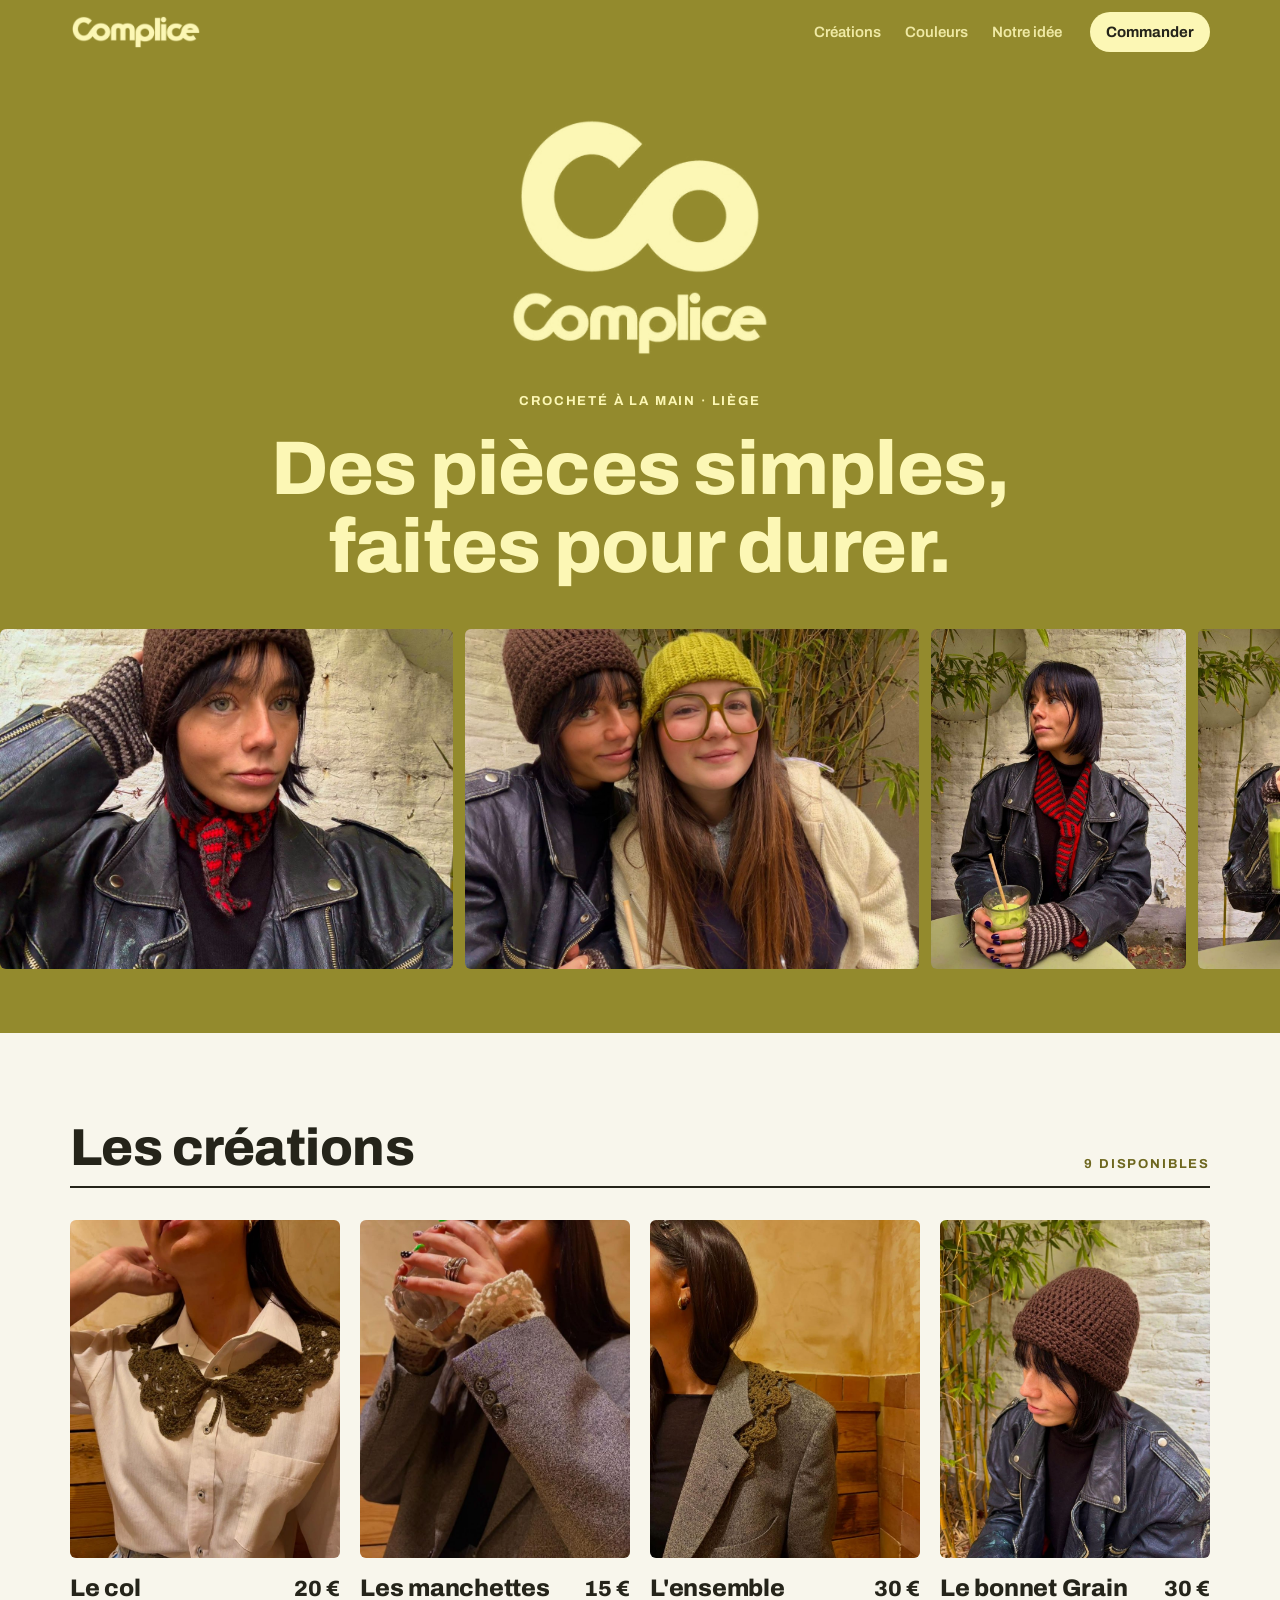
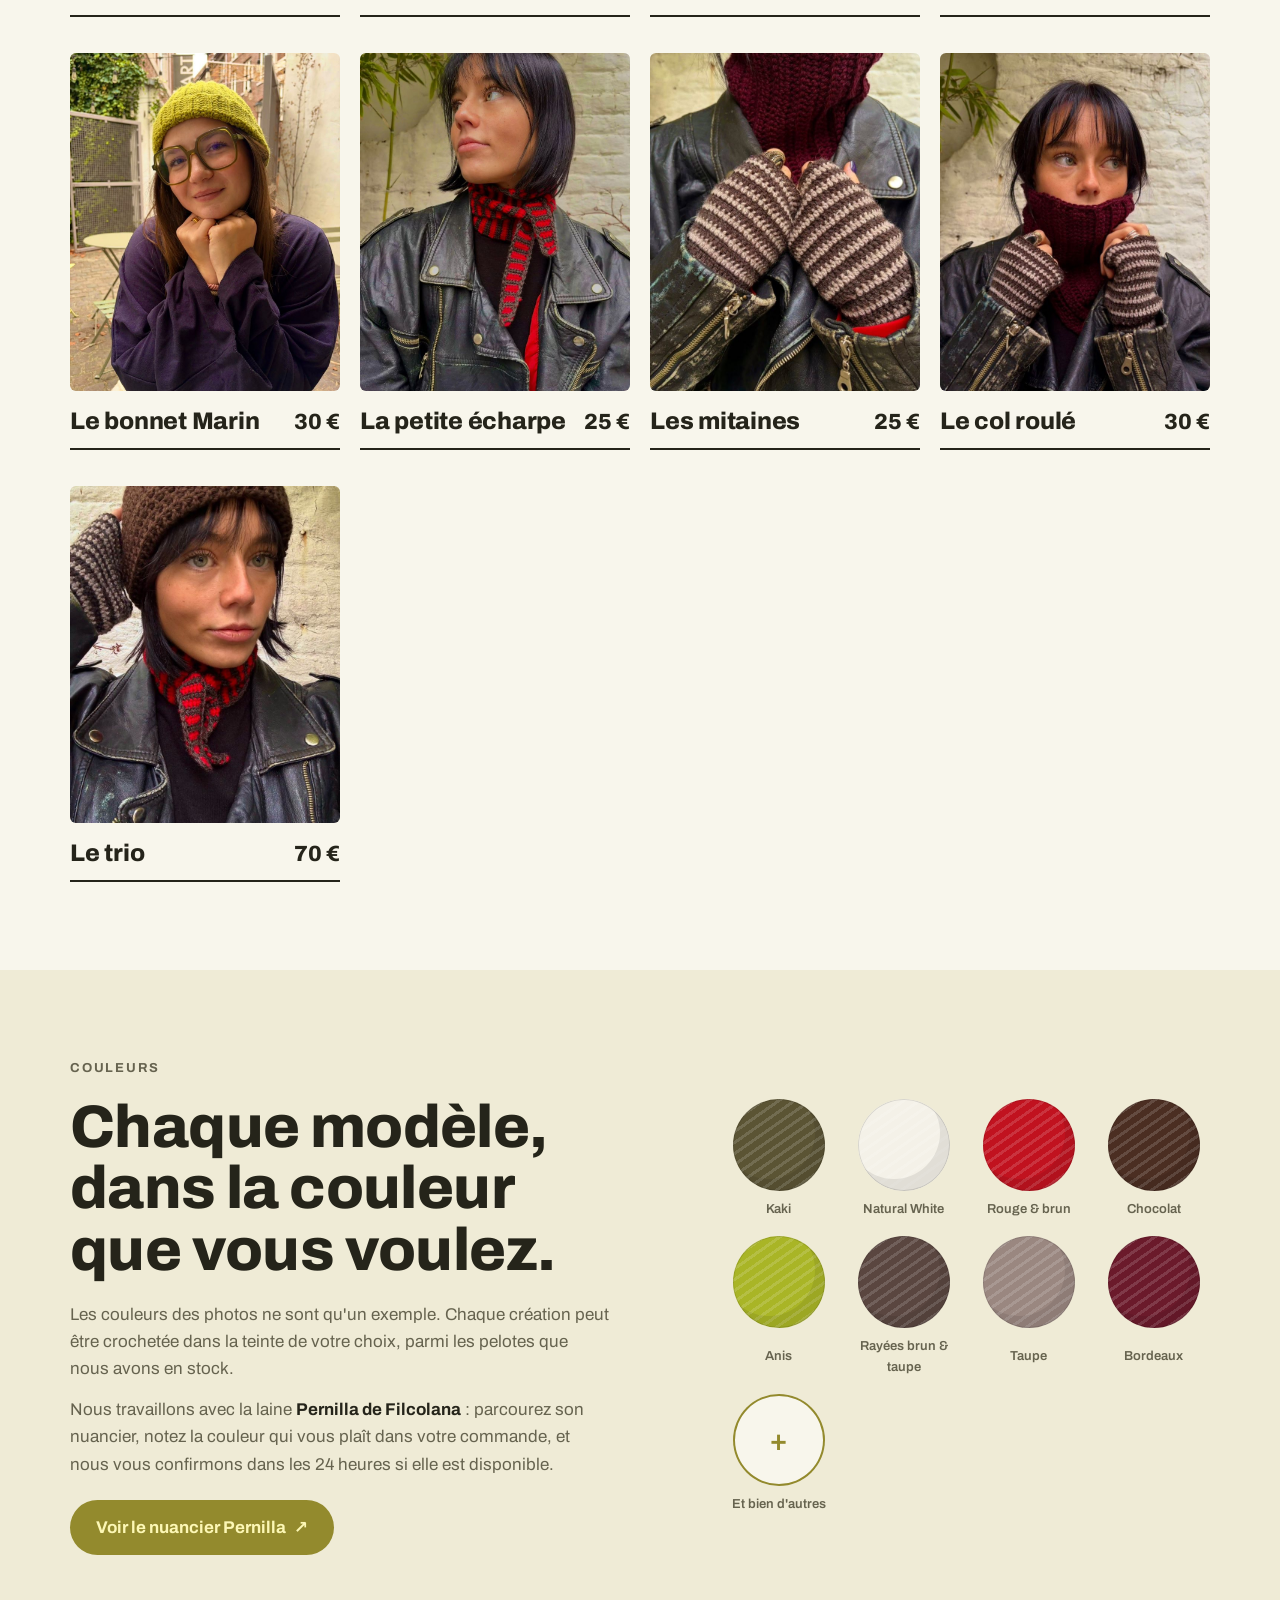
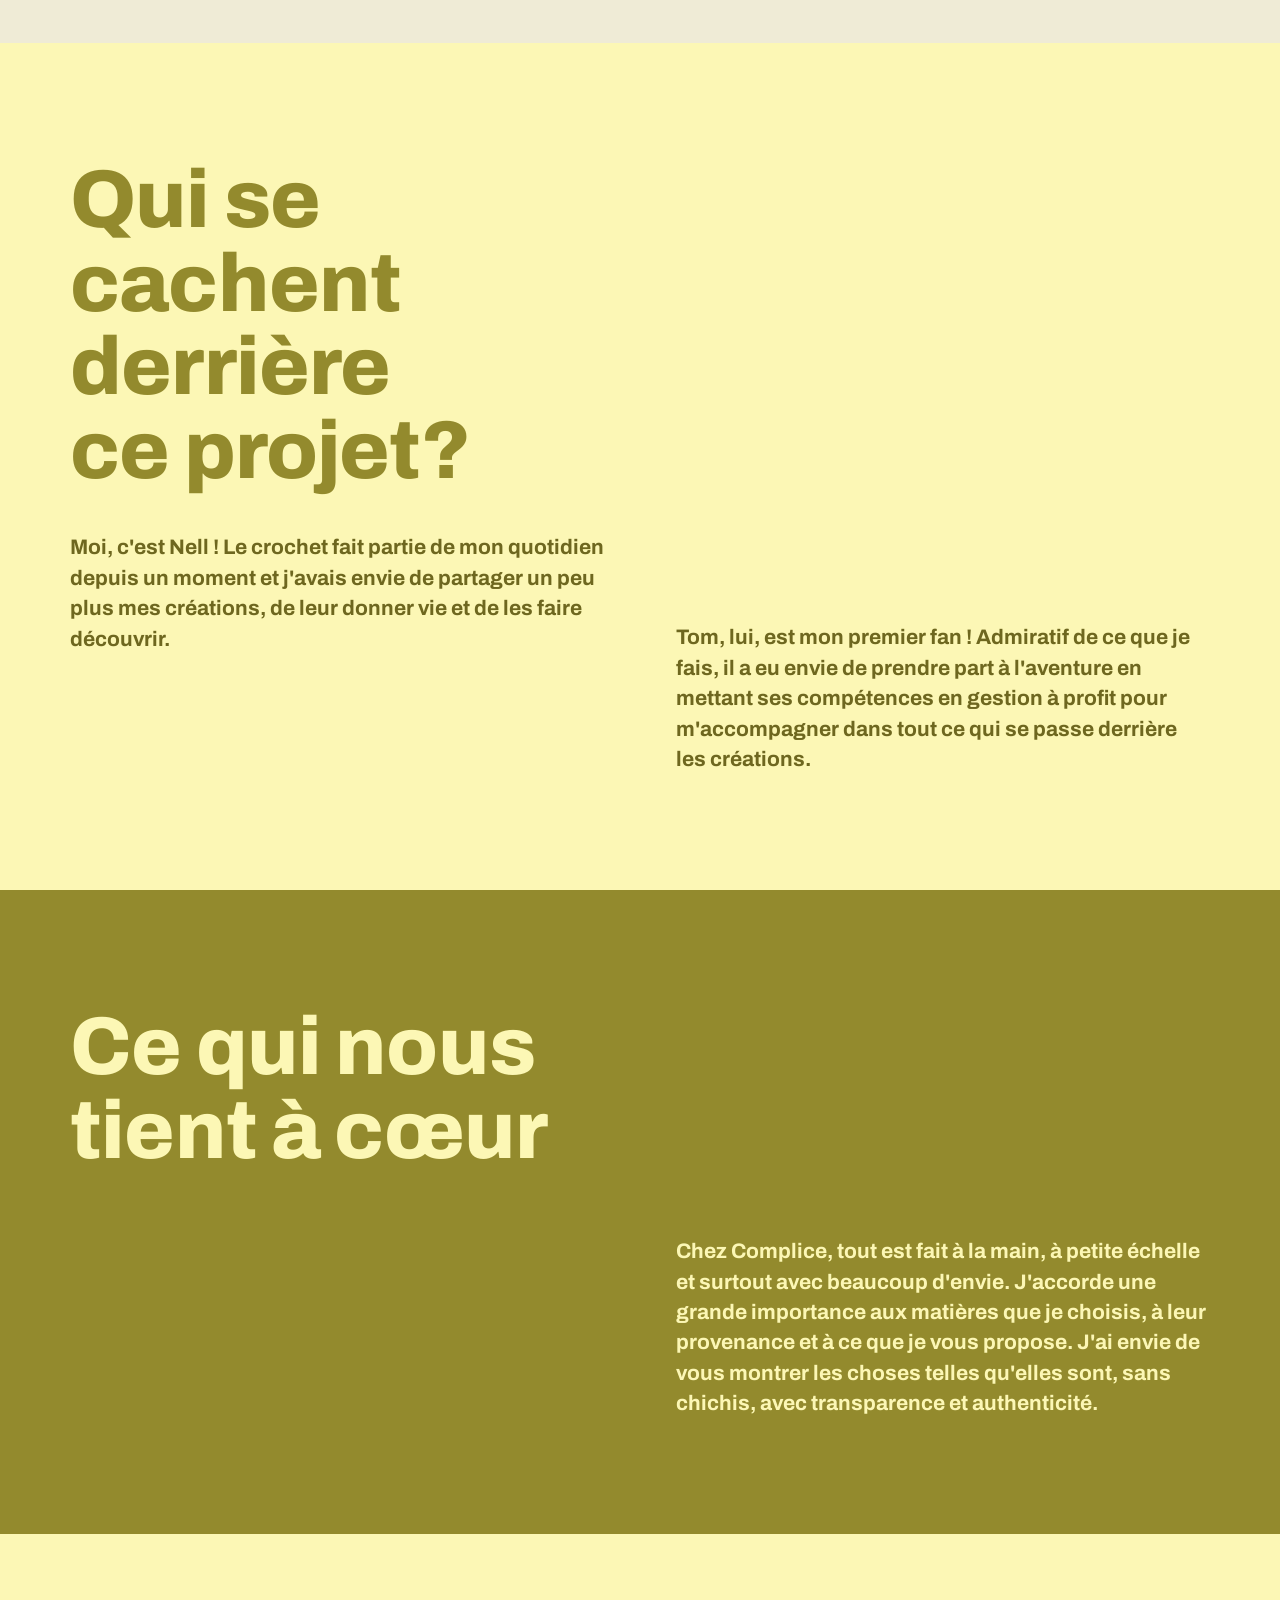
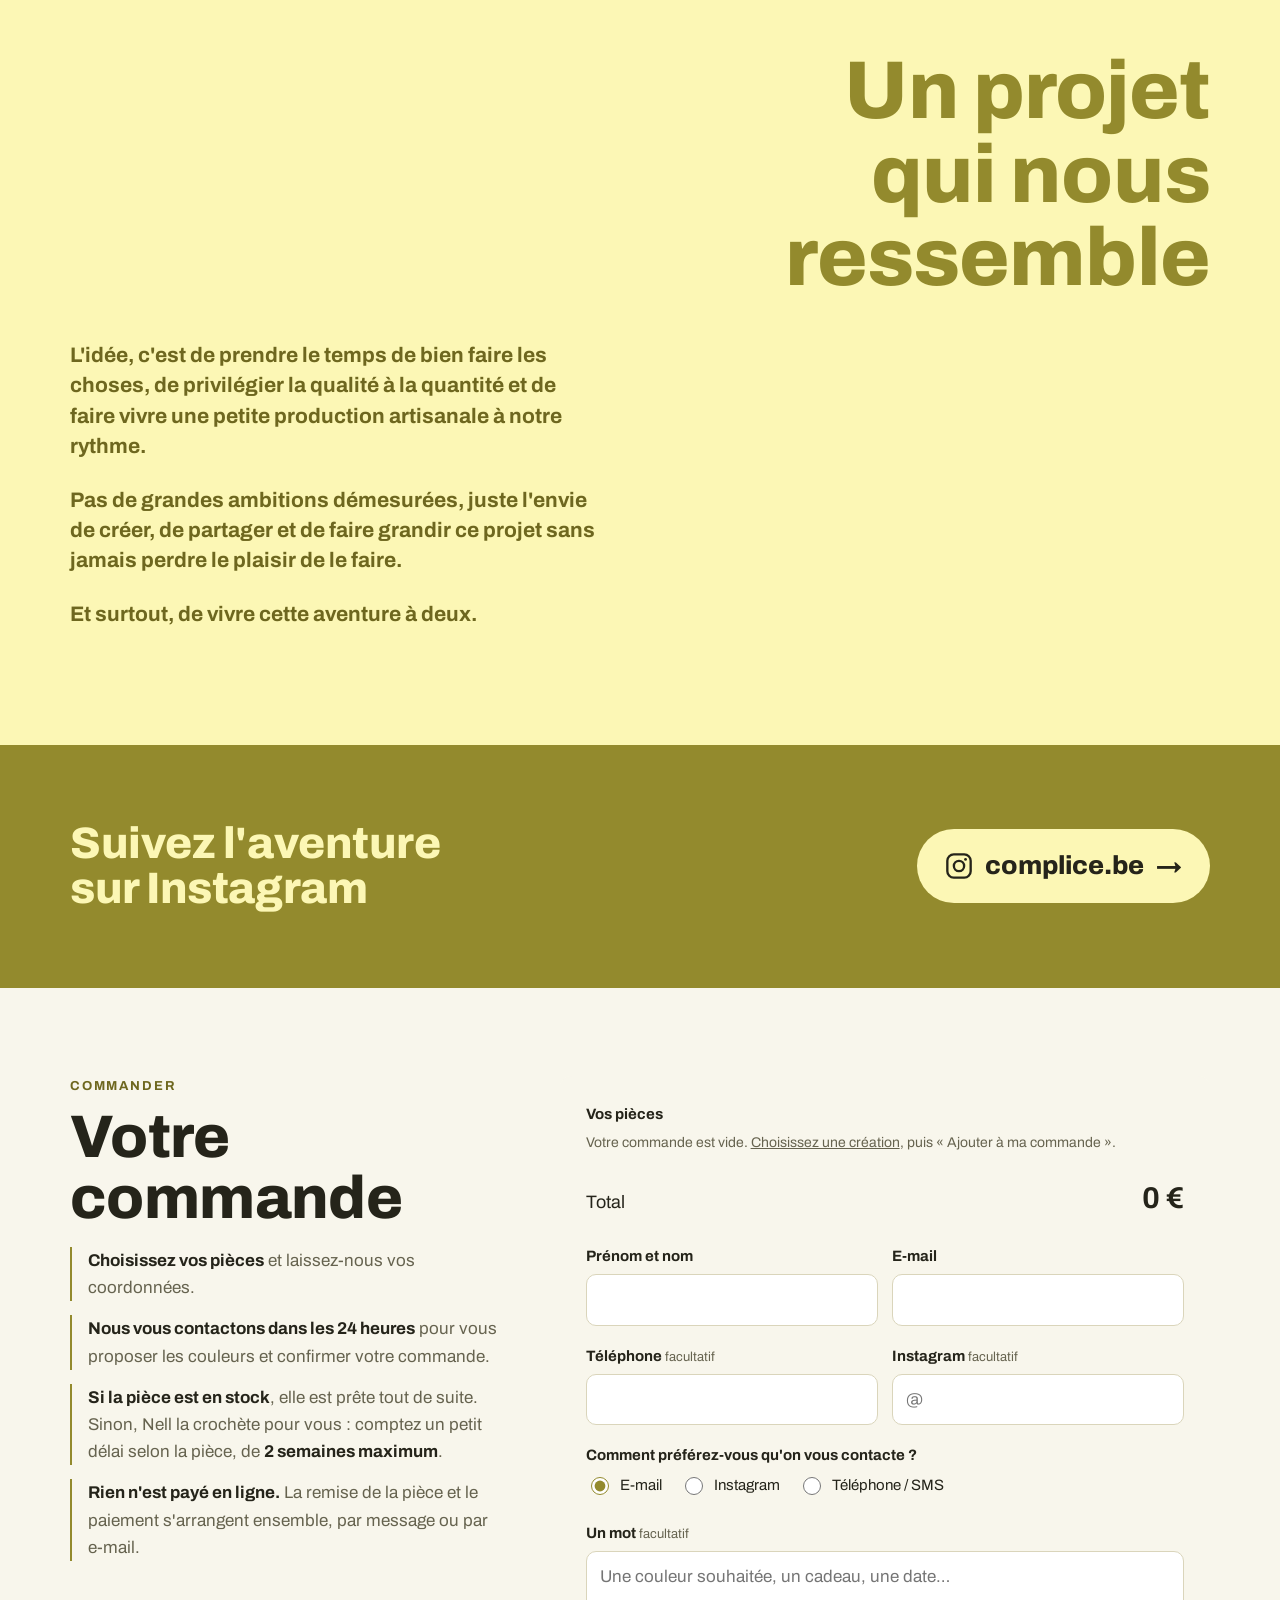
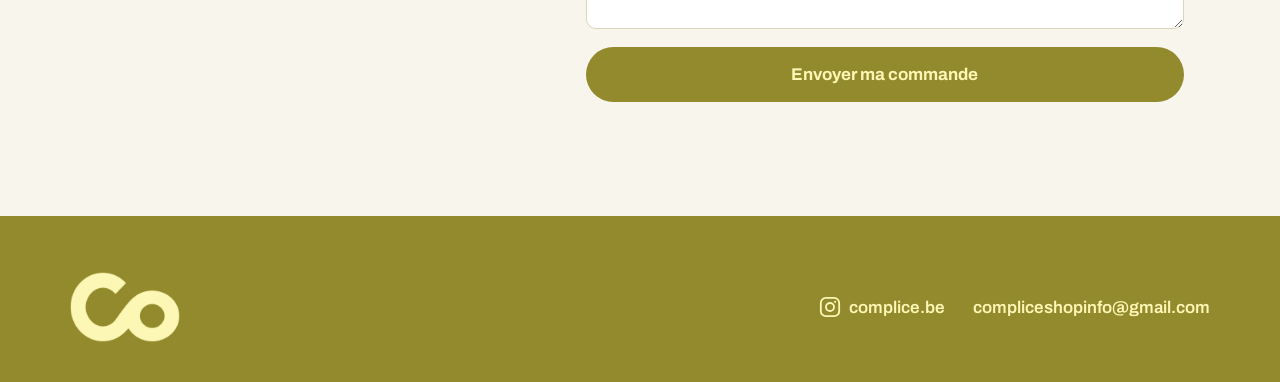
<file: site/index.html>
<!doctype html>
<html lang="fr">
<head>
  <meta charset="utf-8">
  <meta name="viewport" content="width=device-width, initial-scale=1">
  <title>Complice · Accessoires crochetés à la main à Liège</title>
  <meta name="description" content="Complice : cols et manchettes crochetés à la main à Liège par Nell. Des pièces simples, faites pour durer.">
  <meta name="theme-color" content="#938A2D">
  <link rel="icon" href="favicon.ico" sizes="any">
  <link rel="icon" href="img/icone-64.png" type="image/png">
  <link rel="apple-touch-icon" href="img/icone-180.png">
  <link rel="preconnect" href="https://fonts.googleapis.com">
  <link rel="preconnect" href="https://fonts.gstatic.com" crossorigin>
  <link rel="stylesheet" href="https://fonts.googleapis.com/css2?family=Archivo:wdth,wght@100..125,400..800&display=swap">
  <link rel="stylesheet" href="style.css">
</head>
<body>

<a class="skip" href="#creations">Aller aux créations</a>

<header class="top">
  <div class="wrap top-inner">
    <a href="#" class="brand" aria-label="Complice, accueil"><span class="wordmark" aria-hidden="true"></span></a>
    <nav class="nav" aria-label="Navigation">
      <a href="#creations">Créations</a>
      <a href="#couleurs">Couleurs</a>
      <a href="#idee">Notre idée</a>
    </nav>
    <a class="pill" href="#commander">Commander <span class="count" id="count" hidden>0</span></a>
  </div>
</header>

<main>
  <!-- ============ ACCUEIL ============ -->
  <section class="hero">
    <div class="wrap hero-text">
      <div class="logo-full" role="img" aria-label="Complice"><span class="mark mark-cream"></span><span class="wordmark"></span></div>
      <p class="kicker">Crocheté à la main · Liège</p>
      <h1>Des pièces simples,<br>faites pour durer.</h1>
    </div>
    <div class="strip" aria-label="Photos de nos créations">
      <div class="strip-track" id="strip"></div>
    </div>
  </section>

  <!-- ============ CRÉATIONS (vignettes remplies depuis produits.js) ============ -->
  <section id="creations" class="section">
    <div class="wrap">
      <div class="menu-line section-line"><h2 class="title">Les créations</h2><span class="kicker kicker-olive" id="nbCrea"></span></div>
      <div class="cards" id="cards"></div>
    </div>
  </section>

  <!-- ============ NOTRE IDÉE (texte du carrousel Instagram) ============ -->
  <!-- ============ COULEURS ============ -->
  <section id="couleurs" class="section section-cream couleurs" aria-labelledby="t-couleurs">
    <div class="wrap couleurs-grid">
      <div class="couleurs-text">
        <p class="kicker kicker-olive">Couleurs</p>
        <h2 id="t-couleurs" class="title">Chaque modèle, dans la couleur que vous voulez.</h2>
        <p>Les couleurs des photos ne sont qu'un exemple. Chaque création peut être crochetée dans la teinte de votre choix, parmi les pelotes que nous avons en stock.</p>
        <p>Nous travaillons avec la laine <strong>Pernilla de Filcolana</strong> : parcourez son nuancier, notez la couleur qui vous plaît dans votre commande, et nous vous confirmons dans les 24 heures si elle est disponible.</p>
        <p><a class="btn btn-olive nuancier-link" href="https://en.filcolana.dk/yarns/pernilla/farver.html" target="_blank" rel="noopener">Voir le nuancier Pernilla <span aria-hidden="true">↗</span></a></p>
      </div>
      <div class="pelotes" id="pelotes" aria-label="Quelques couleurs déjà crochetées"></div>
    </div>
  </section>

  <div id="idee">
    <section class="idee-band band-cream" aria-labelledby="idee-1">
      <div class="wrap idee-grid">
        <h2 id="idee-1" class="idee-title">Qui se cachent derrière ce projet?</h2>
        <p class="idee-p left">Moi, c'est Nell ! Le crochet fait partie de mon quotidien depuis un moment et j'avais envie de partager un peu plus mes créations, de leur donner vie et de les faire découvrir.</p>
        <p class="idee-p right">Tom, lui, est mon premier fan ! Admiratif de ce que je fais, il a eu envie de prendre part à l'aventure en mettant ses compétences en gestion à profit pour m'accompagner dans tout ce qui se passe derrière les créations.</p>
      </div>
    </section>

    <section class="idee-band band-olive" aria-labelledby="idee-2">
      <div class="wrap idee-grid">
        <h2 id="idee-2" class="idee-title">Ce qui nous tient à cœur</h2>
        <p class="idee-p right">Chez Complice, tout est fait à la main, à petite échelle et surtout avec beaucoup d'envie. J'accorde une grande importance aux matières que je choisis, à leur provenance et à ce que je vous propose. J'ai envie de vous montrer les choses telles qu'elles sont, sans chichis, avec transparence et authenticité.</p>
      </div>
    </section>

    <section class="idee-band band-cream" aria-labelledby="idee-3">
      <div class="wrap idee-grid">
        <h2 id="idee-3" class="idee-title title-right">Un projet qui nous ressemble</h2>
        <div class="idee-p left idee-stack">
          <p>L'idée, c'est de prendre le temps de bien faire les choses, de privilégier la qualité à la quantité et de faire vivre une petite production artisanale à notre rythme.</p>
          <p>Pas de grandes ambitions démesurées, juste l'envie de créer, de partager et de faire grandir ce projet sans jamais perdre le plaisir de le faire.</p>
          <p>Et surtout, de vivre cette aventure à deux.</p>
        </div>
      </div>
    </section>
    <section class="idee-band band-olive insta" aria-labelledby="idee-insta">
      <div class="wrap insta-inner">
        <h2 id="idee-insta" class="insta-title">Suivez l'aventure sur Instagram</h2>
        <a class="insta-link" href="https://www.instagram.com/complice.be/" target="_blank" rel="noopener" aria-label="complice.be sur Instagram">
          <svg class="insta-ico" viewBox="0 0 24 24" aria-hidden="true"><rect x="2" y="2" width="20" height="20" rx="5.5"/><circle cx="12" cy="12" r="4.4"/><circle class="dot" cx="17.6" cy="6.4" r="1.2"/></svg>
          complice.be <span aria-hidden="true">→</span></a>
      </div>
    </section>
  </div>

  <!-- ============ COMMANDER ============ -->
  <section id="commander" class="section">
    <div class="wrap order">
      <div class="order-head">
        <p class="kicker kicker-olive">Commander</p>
        <h2 class="title">Votre commande</h2>
        <div class="order-steps">
          <p><strong>Choisissez vos pièces</strong> et laissez-nous vos coordonnées.</p>
          <p><strong>Nous vous contactons dans les 24 heures</strong> pour vous proposer les couleurs et confirmer votre commande.</p>
          <p><strong>Si la pièce est en stock</strong>, elle est prête tout de suite. Sinon, Nell la crochète pour vous : comptez un petit délai selon la pièce, de <strong>2 semaines maximum</strong>.</p>
          <p><strong>Rien n'est payé en ligne.</strong> La remise de la pièce et le paiement s'arrangent ensemble, par message ou par e-mail.</p>
        </div>
      </div>

      <!-- Formulaire envoyé par e-mail via Web3Forms (clé dans produits.js) -->
      <form class="order-form" id="orderForm" name="commande" method="POST">
        <input type="checkbox" name="botcheck" class="hp" tabindex="-1" autocomplete="off" aria-hidden="true">
        <textarea name="commande" id="fCommande" hidden></textarea>
        <input type="hidden" name="total" id="fTotal">

        <fieldset class="lines">
          <legend>Vos pièces</legend>
          <p class="note" id="vide">Votre commande est vide. <a href="#creations">Choisissez une création</a>, puis « Ajouter à ma commande ».</p>
          <div id="lines"></div>
          <div class="sum"><span>Total</span><strong id="total">0 €</strong></div>
          <p class="note" id="sumNote"></p>
        </fieldset>

        <div class="grid2">
          <div class="field"><label for="nom">Prénom et nom</label><input id="nom" name="nom" required autocomplete="name"></div>
          <div class="field"><label for="email">E-mail</label><input id="email" name="email" type="email" required autocomplete="email"></div>
        </div>
        <div class="grid2">
          <div class="field"><label for="tel">Téléphone <span class="opt">facultatif</span></label><input id="tel" name="telephone" type="tel" autocomplete="tel"></div>
          <div class="field"><label for="insta">Instagram <span class="opt">facultatif</span></label><input id="insta" name="instagram" placeholder="@"></div>
        </div>
        <fieldset class="field">
          <legend>Comment préférez-vous qu'on vous contacte ?</legend>
          <div class="radios">
            <label class="radio"><input type="radio" name="contact_prefere" value="E-mail" checked> E-mail</label>
            <label class="radio"><input type="radio" name="contact_prefere" value="Instagram"> Instagram</label>
            <label class="radio"><input type="radio" name="contact_prefere" value="Téléphone / SMS"> Téléphone / SMS</label>
          </div>
        </fieldset>
        <div class="field"><label for="message">Un mot <span class="opt">facultatif</span></label><textarea id="message" name="message" rows="2" placeholder="Une couleur souhaitée, un cadeau, une date…"></textarea></div>
        <p class="error" id="error" role="alert"></p>
        <button class="btn btn-olive" type="submit" id="submit">Envoyer ma commande</button>
      </form>
    </div>
  </section>
</main>

<footer class="foot">
  <div class="wrap foot-inner">
    <span class="mark mark-cream" aria-hidden="true"></span>
    <div class="foot-links">
      <a id="lnkInsta" href="https://www.instagram.com/complice.be/" target="_blank" rel="noopener"><svg class="insta-ico" viewBox="0 0 24 24" aria-hidden="true"><rect x="2" y="2" width="20" height="20" rx="5.5"/><circle cx="12" cy="12" r="4.4"/><circle class="dot" cx="17.6" cy="6.4" r="1.2"/></svg>complice.be</a>
      <span id="lnkMail">compliceshopinfo@gmail.com</span>
    </div>
  </div>
</footer>

<div class="toast" id="toast" role="status" hidden></div>

<script src="produits.js"></script>
<script src="commun.js"></script>
<script src="accueil.js"></script>
</body>
</html>
</file>
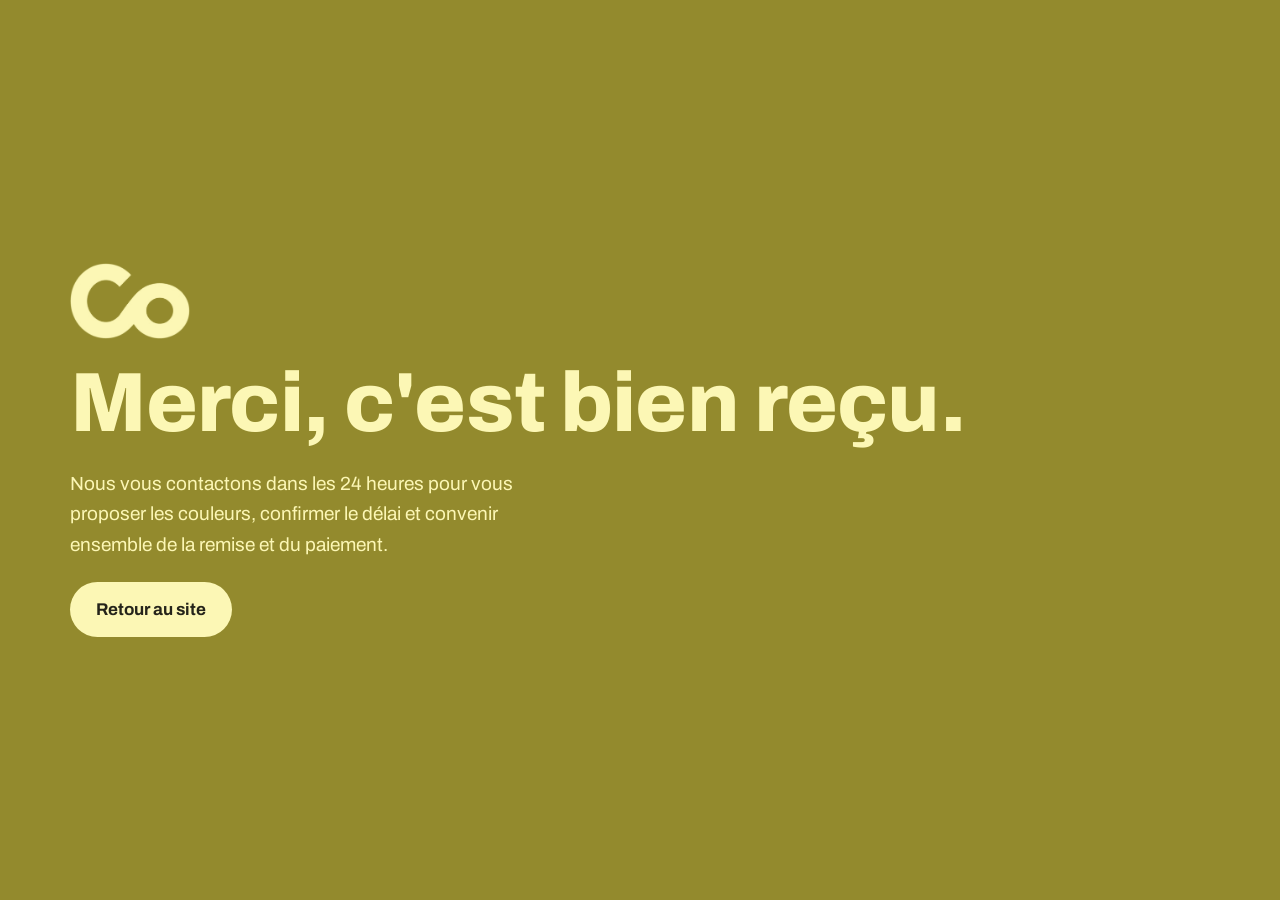
<file: site/merci.html>
<!doctype html>
<html lang="fr">
<head>
  <meta charset="utf-8">
  <meta name="viewport" content="width=device-width, initial-scale=1">
  <title>Merci · Complice</title>
  <meta name="theme-color" content="#938A2D">
  <link rel="icon" href="favicon.ico" sizes="any">
  <link rel="icon" href="img/icone-64.png" type="image/png">
  <link rel="stylesheet" href="https://fonts.googleapis.com/css2?family=Archivo:wdth,wght@100..125,400..800&display=swap">
  <link rel="stylesheet" href="style.css">
</head>
<body style="background:var(--olive);color:var(--cream)">
  <main class="wrap" style="min-height:100vh;display:grid;align-content:center;gap:22px;padding-block:60px">
    <span class="mark mark-cream" aria-hidden="true"></span>
    <h1 style="font-size:clamp(40px,7vw,84px)">Merci, c'est bien reçu.</h1>
    <p style="font-size:19px;max-width:46ch">Nous vous contactons dans les 24 heures pour vous proposer les couleurs, confirmer le délai et convenir ensemble de la remise et du paiement.</p>
    <pre id="recap" style="font:inherit;white-space:pre-wrap;background:rgba(0,0,0,.12);padding:16px 18px;border-radius:10px;max-width:560px;margin:0" hidden></pre>
    <p><a class="btn btn-cream" href="index.html">Retour au site</a></p>
  </main>
  <script>
    try { var r = sessionStorage.getItem("commande"); if (r) { var el = document.getElementById("recap"); el.textContent = r; el.hidden = false; } } catch (e) {}
  </script>
</body>
</html>
</file>
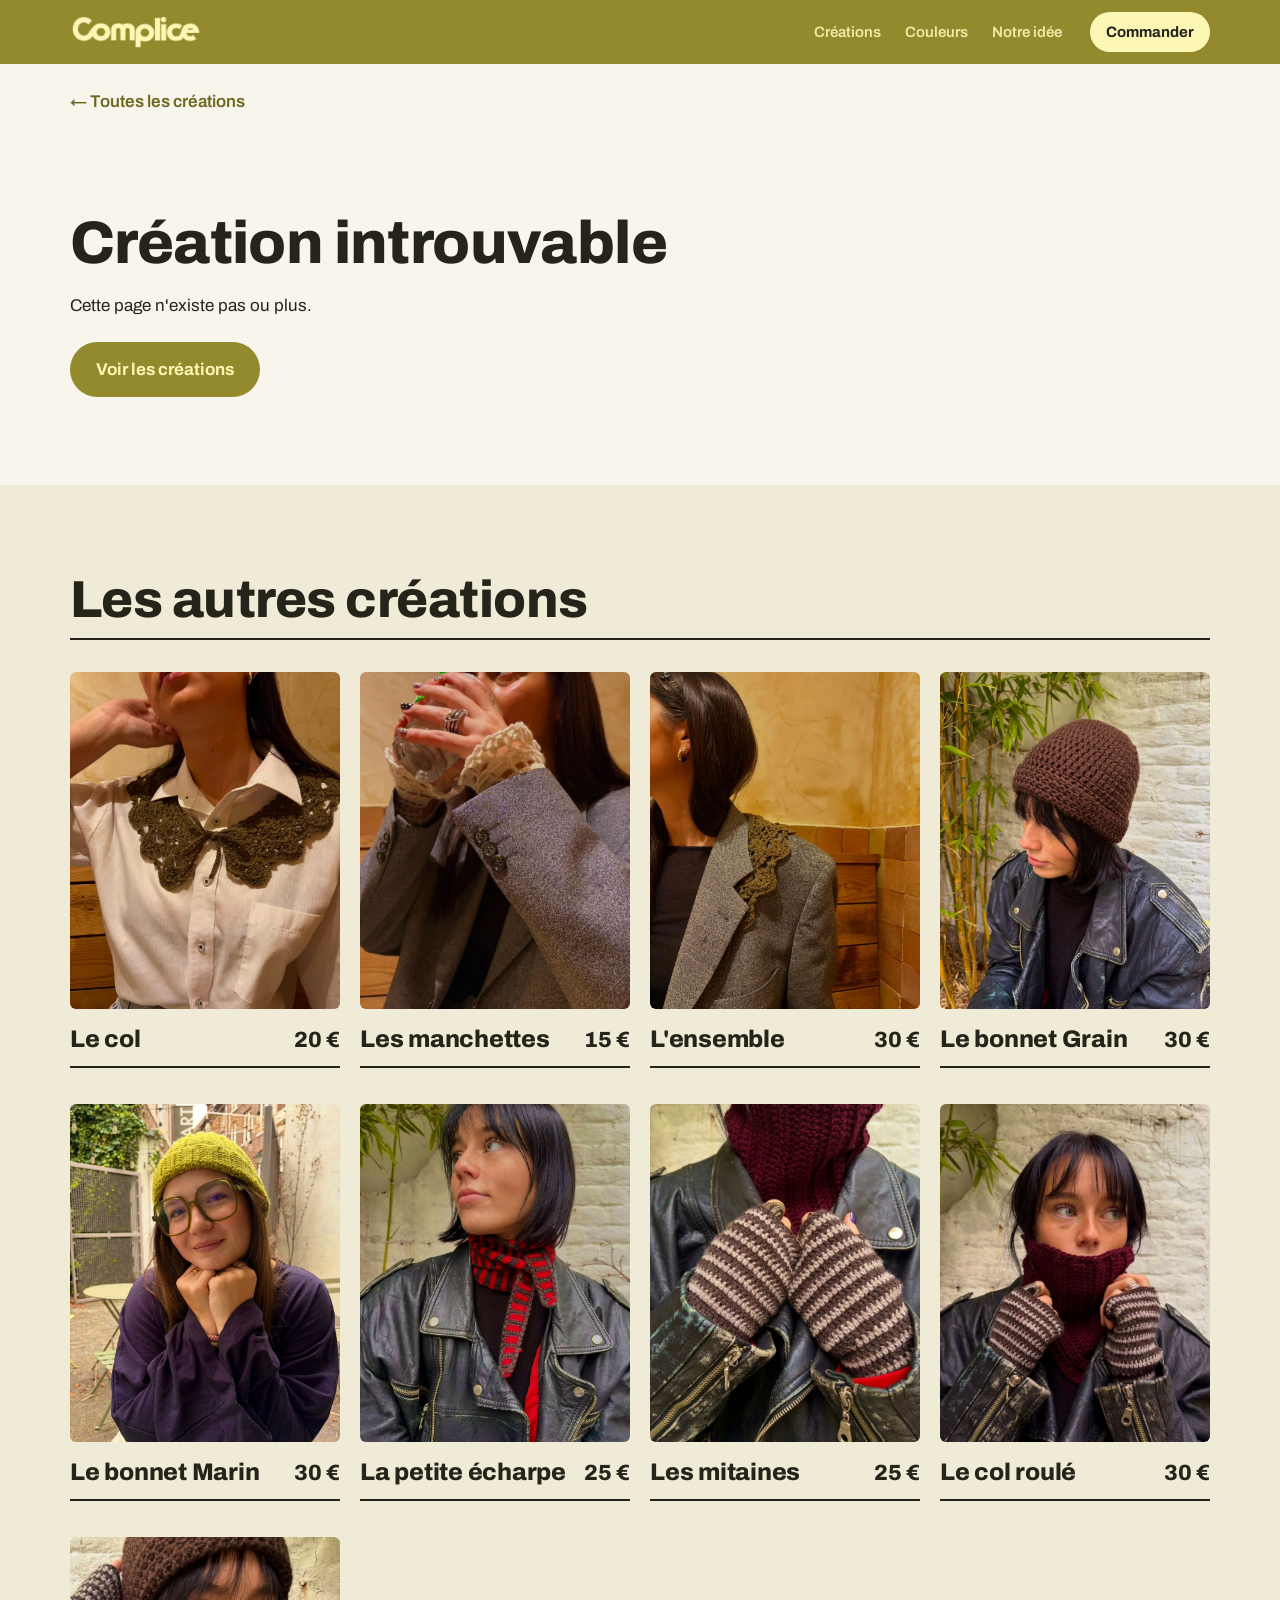
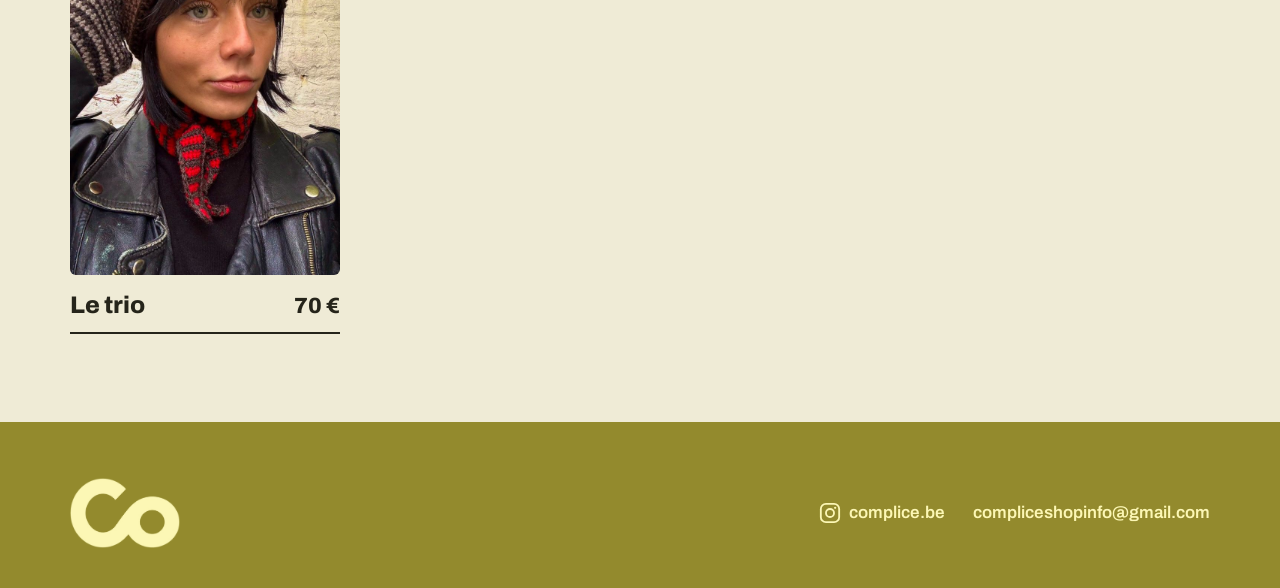
<file: site/produit.html>
<!doctype html>
<html lang="fr">
<head>
  <meta charset="utf-8">
  <meta name="viewport" content="width=device-width, initial-scale=1">
  <title>Complice</title>
  <meta name="description" content="Une création Complice, crochetée à la main à Liège.">
  <meta name="theme-color" content="#938A2D">
  <link rel="icon" href="favicon.ico" sizes="any">
  <link rel="icon" href="img/icone-64.png" type="image/png">
  <link rel="apple-touch-icon" href="img/icone-180.png">
  <link rel="preconnect" href="https://fonts.googleapis.com">
  <link rel="preconnect" href="https://fonts.gstatic.com" crossorigin>
  <link rel="stylesheet" href="https://fonts.googleapis.com/css2?family=Archivo:wdth,wght@100..125,400..800&display=swap">
  <link rel="stylesheet" href="style.css">
</head>
<body>

<header class="top">
  <div class="wrap top-inner">
    <a href="index.html" class="brand" aria-label="Complice, accueil"><span class="wordmark" aria-hidden="true"></span></a>
    <nav class="nav" aria-label="Navigation">
      <a href="index.html#creations">Créations</a>
      <a href="index.html#couleurs">Couleurs</a>
      <a href="index.html#idee">Notre idée</a>
    </nav>
    <a class="pill" href="index.html#commander">Commander <span class="count" id="count" hidden>0</span></a>
  </div>
</header>

<main id="page">
  <div class="wrap back"><a href="index.html#creations">← Toutes les créations</a></div>
  <div id="fiche"></div>

  <section class="section section-cream">
    <div class="wrap">
      <div class="menu-line section-line"><h2 class="title">Les autres créations</h2></div>
      <div class="cards" id="autres"></div>
    </div>
  </section>
</main>

<footer class="foot">
  <div class="wrap foot-inner">
    <span class="mark mark-cream" aria-hidden="true"></span>
    <div class="foot-links">
      <a id="lnkInsta" href="https://www.instagram.com/complice.be/" target="_blank" rel="noopener"><svg class="insta-ico" viewBox="0 0 24 24" aria-hidden="true"><rect x="2" y="2" width="20" height="20" rx="5.5"/><circle cx="12" cy="12" r="4.4"/><circle class="dot" cx="17.6" cy="6.4" r="1.2"/></svg>complice.be</a>
      <span id="lnkMail">compliceshopinfo@gmail.com</span>
    </div>
  </div>
</footer>

<div class="toast" id="toast" role="status" hidden></div>

<script src="produits.js"></script>
<script src="commun.js"></script>
<script src="produit.js"></script>
</body>
</html>
</file>
<file: site/style.css>
/* =====================================================================
   COMPLICE — feuille de style
   Mise en page : bandeau olive (accueil + défilé), produits sur fond
   clair avec carrousel pleine largeur et ligne « menu » nom — prix,
   bloc olive pour l'ensemble, commande sur fond crème.
   ===================================================================== */
:root {
  --olive: #938A2D;      /* couleur du logo */
  --olive-dk: #6E671F;   /* olive lisible sur fond clair */
  --cream: #FCF7B5;      /* crème du logo */
  --paper: #F8F6EC;      /* fond de page */
  --sand: #EFEBD6;       /* fond des sections crème */
  --ink: #25241A;        /* texte */
  --muted: #66634F;
  --line: #DAD5BB;
  --rouge: #B3261E;

  --font: "Archivo", system-ui, -apple-system, "Segoe UI", sans-serif;
  --r: 6px;
}

* { box-sizing: border-box; }
html { scroll-behavior: smooth; scroll-padding-top: 76px; }
@media (prefers-reduced-motion: reduce) { html { scroll-behavior: auto; } *, *::before, *::after { animation: none !important; transition: none !important; } }
body { margin: 0; background: var(--paper); color: var(--ink); font-family: var(--font); font-size: 17px; line-height: 1.6; font-variation-settings: "wdth" 100; }
img { max-width: 100%; display: block; }
h1, h2, h3 { margin: 0; line-height: 1.02; font-weight: 800; font-stretch: 112%; letter-spacing: -.01em; text-wrap: balance; }
p { margin: 0; }
a { color: inherit; }
button, input, select, textarea { font: inherit; color: inherit; }
:focus-visible { outline: 2px solid var(--olive-dk); outline-offset: 3px; }
[hidden] { display: none !important; }

.wrap { max-width: 1180px; margin: 0 auto; padding-left: max(20px, env(safe-area-inset-left, 0px)); padding-right: max(20px, env(safe-area-inset-right, 0px)); }
.skip { position: absolute; left: -999px; }
.skip:focus { left: 12px; top: 12px; z-index: 99; background: var(--cream); padding: 8px 12px; }

/* Logo : une seule image, colorée par CSS (masque) */
.wordmark, .mark { display: inline-block; background: currentColor; -webkit-mask: var(--m) center / contain no-repeat; mask: var(--m) center / contain no-repeat; }
.wordmark { --m: url(img/logo-wordmark.png); width: 132px; aspect-ratio: 609 / 152; }
.mark { --m: url(img/logo-mark.png); width: 120px; aspect-ratio: 571 / 363; color: var(--olive); }
.mark-cream { color: var(--cream); }

.kicker { font-size: 13px; font-weight: 700; letter-spacing: .14em; text-transform: uppercase; }
.kicker-olive { color: var(--olive-dk); }

/* Boutons */
.btn { display: inline-flex; align-items: center; justify-content: center; gap: 8px; border: 0; border-radius: 999px; padding: 14px 26px; font-weight: 700; font-stretch: 105%; cursor: pointer; text-decoration: none; transition: transform .15s, filter .15s; }
.btn:hover { transform: translateY(-1px); filter: brightness(1.05); }
.btn:disabled { opacity: .5; cursor: not-allowed; transform: none; }
.btn-olive { background: var(--olive); color: var(--cream); }
.btn-cream { background: var(--cream); color: var(--ink); }
.btn-line { background: transparent; color: var(--ink); box-shadow: inset 0 0 0 1.5px var(--ink); }

/* ---------- En-tête ---------- */
.top { position: sticky; top: 0; z-index: 30; background: var(--olive); color: var(--cream); }
.top-inner { display: flex; align-items: center; gap: 28px; height: 64px; }
.brand { display: flex; color: var(--cream); }
.nav { display: flex; gap: 24px; margin-left: auto; }
.nav a { text-decoration: none; font-weight: 600; font-size: 15px; opacity: .88; }
.nav a:hover { opacity: 1; text-decoration: underline; text-underline-offset: 5px; }
.pill { display: inline-flex; align-items: center; gap: 8px; background: var(--cream); color: var(--ink); border-radius: 999px; padding: 8px 16px; font-weight: 700; font-size: 15px; text-decoration: none; }
.count { background: var(--olive); color: var(--cream); border-radius: 999px; min-width: 22px; height: 22px; display: grid; place-items: center; font-size: 12px; padding: 0 6px; }
@media (max-width: 760px) { .nav { display: none; } .pill { margin-left: auto; } }

/* ---------- Accueil + défilé de photos ---------- */
.hero { background: var(--olive); color: var(--cream); padding-block: 56px 64px; overflow: hidden; }
.hero-text { display: grid; gap: 18px; justify-items: center; text-align: center; }
.logo-full { display: grid; justify-items: center; gap: 18px; margin-bottom: 18px; color: var(--cream); }
.logo-full .mark { width: clamp(150px, 22vw, 240px); }
.logo-full .wordmark { width: clamp(170px, 25vw, 260px); }
.hero h1 { font-size: clamp(36px, 6vw, 76px); font-stretch: 118%; }
.hero-sub { max-width: 46ch; font-size: 19px; opacity: .92; }
.strip { margin-top: 44px; }
.strip-track { display: flex; gap: 12px; width: max-content; animation: defile 70s linear infinite; }
.strip:hover .strip-track { animation-play-state: paused; }
.strip img { height: clamp(220px, 30vw, 340px); width: auto; border-radius: var(--r); object-fit: cover; }
@keyframes defile { to { transform: translateX(-50%); } }
@media (prefers-reduced-motion: reduce) { .strip { overflow-x: auto; } }

/* ---------- Produits ---------- */
.product { padding-block: 72px 80px; border-bottom: 1px solid var(--line); }
.carousel { position: relative; }
.track {
  display: flex; gap: 12px; overflow-x: auto; scroll-snap-type: x mandatory; scrollbar-width: none;
  padding-left: max(20px, calc((100vw - 1180px) / 2 + 20px)); padding-right: 20px; scroll-padding-left: max(20px, calc((100vw - 1180px) / 2 + 20px));
}
.track::-webkit-scrollbar { display: none; }
.slide { flex: none; scroll-snap-align: start; margin: 0; }
.slide img { height: clamp(380px, 62vh, 640px); width: auto; max-width: 86vw; object-fit: cover; border-radius: var(--r); background: var(--sand); }
.car-ui { display: flex; align-items: center; gap: 14px; margin-top: 18px; }
.dots { display: flex; gap: 6px; flex-wrap: wrap; }
.dots button { width: 8px; height: 8px; border-radius: 99px; border: 0; padding: 0; background: var(--line); cursor: pointer; transition: width .2s, background .2s; }
.dots button[aria-current="true"] { width: 26px; background: var(--olive); }
.arrows { margin-left: auto; display: flex; gap: 8px; }
.arrows button { width: 44px; height: 44px; border-radius: 50%; border: 1.5px solid var(--ink); background: transparent; cursor: pointer; font-size: 20px; line-height: 1; }
.arrows button:hover { background: var(--ink); color: var(--paper); }

.info { display: grid; grid-template-columns: minmax(0, 1.1fr) minmax(0, .9fr); gap: 20px 64px; margin-top: 34px; }
.menu-line { display: flex; align-items: baseline; justify-content: space-between; gap: 16px; border-bottom: 2px solid currentColor; padding-bottom: 12px; grid-column: 1 / -1; }
.menu-line h2 { font-size: clamp(36px, 5.6vw, 68px); }
.menu-price { font-weight: 800; font-stretch: 112%; font-size: clamp(30px, 4.4vw, 54px); font-variant-numeric: tabular-nums; white-space: nowrap; }
.accroche { font-size: 21px; font-weight: 600; line-height: 1.35; max-width: 34ch; }
.desc { color: var(--muted); max-width: 60ch; margin-top: 14px; }
.details { list-style: none; padding: 0; margin: 18px 0 0; display: flex; flex-wrap: wrap; gap: 8px; }
.details li { font-size: 14px; border: 1px solid var(--line); border-radius: 99px; padding: 4px 12px; }
.buy { display: grid; gap: 18px; align-content: start; }
.label { font-size: 13px; font-weight: 700; letter-spacing: .1em; text-transform: uppercase; color: var(--muted); }
.swatches { display: flex; flex-wrap: wrap; gap: 10px; }
.swatch { display: inline-flex; align-items: center; gap: 10px; border: 1.5px solid var(--line); background: var(--paper); border-radius: 99px; padding: 6px 14px 6px 6px; cursor: pointer; font-weight: 600; }
.swatch[aria-pressed="true"] { border-color: var(--ink); }
.swatch i { width: 24px; height: 24px; border-radius: 50%; box-shadow: inset 0 0 0 1px rgba(0,0,0,.15); }
.status { font-size: 15px; font-weight: 600; display: flex; align-items: center; gap: 8px; }
.status::before { content: ""; width: 9px; height: 9px; border-radius: 50%; background: currentColor; }
.status.in { color: #3F7A3A; }
.status.made { color: var(--olive-dk); }
@media (max-width: 820px) { .info { grid-template-columns: 1fr; } .product { padding-block: 52px 60px; } }
@media (max-width: 560px) { .track { align-items: center; } .slide img { height: auto; width: 86vw; max-height: 470px; } }

/* ---------- L'ensemble ---------- */
.ensemble { background: var(--olive); color: var(--cream); padding-block: 76px; }
.ensemble-inner { display: grid; grid-template-columns: minmax(0, 1fr) minmax(0, 1fr); gap: 56px; align-items: center; }
.ensemble-photos { display: grid; grid-template-columns: 1fr 1fr; gap: 12px; }
.ensemble-photos img { width: 100%; aspect-ratio: 3 / 4; object-fit: cover; border-radius: var(--r); }
.ensemble-photos img:last-child { margin-top: 48px; }
.ensemble-text { display: grid; gap: 20px; justify-items: start; }
.ensemble-text .menu-line { width: 100%; }
.ensemble-text p { max-width: 44ch; font-size: 19px; }
.saving { font-weight: 700; }
@media (max-width: 820px) { .ensemble-inner { grid-template-columns: 1fr; gap: 32px; } }

/* ---------- Notre idée ---------- */
.section { padding-block: 88px; }
.section-cream { background: var(--sand); }
.title { font-size: clamp(34px, 5vw, 60px); margin: 10px 0 18px; }
.idee { display: grid; grid-template-columns: 200px minmax(0, 1fr); gap: 48px; }
.idee .mark { width: 180px; margin-top: 30px; }
.idee p { max-width: 62ch; }
.lede { font-size: 22px; font-weight: 600; margin-bottom: 14px; }
.facts { list-style: none; padding: 0; margin: 40px 0 0; display: grid; grid-template-columns: repeat(3, minmax(0, 1fr)); gap: 24px; }
.facts li { border-top: 2px solid var(--ink); padding-top: 12px; display: grid; gap: 4px; }
.facts strong { font-size: 20px; font-stretch: 112%; }
.facts span { color: var(--muted); font-size: 16px; }
@media (max-width: 820px) { .idee { grid-template-columns: 1fr; gap: 12px; } .idee .mark { width: 110px; margin: 0; } .facts { grid-template-columns: 1fr; } }

/* ---------- Commande ---------- */
.order { display: grid; grid-template-columns: minmax(0, .8fr) minmax(0, 1.2fr); gap: 56px; align-items: start; }
.order-head p:last-child { color: var(--muted); max-width: 46ch; }
.order-form { background: var(--paper); border-radius: 12px; padding: 26px; display: grid; gap: 18px; }
fieldset { border: 0; margin: 0; padding: 0; min-width: 0; }
legend, .field label { font-weight: 700; font-size: 15px; padding: 0; margin-bottom: 6px; }
.lines { display: grid; gap: 4px; }
.line { display: grid; grid-template-columns: minmax(0, 1fr) auto; gap: 8px 16px; align-items: center; padding: 14px 0; border-bottom: 1px solid var(--line); }
.line-name { font-weight: 700; }
.line-name small { display: block; font-weight: 400; color: var(--muted); font-size: 14px; }
.line-opts { grid-column: 1 / -1; display: flex; flex-wrap: wrap; gap: 8px; }
.line-opts select { border: 1px solid var(--line); background: var(--paper); border-radius: 8px; padding: 6px 10px; font-size: 14px; }
.stepper { display: inline-flex; align-items: center; border: 1.5px solid var(--ink); border-radius: 99px; overflow: hidden; }
.stepper button { width: 36px; height: 36px; border: 0; background: transparent; cursor: pointer; font-size: 18px; font-weight: 700; }
.stepper button:hover { background: var(--sand); }
.stepper output { min-width: 26px; text-align: center; font-weight: 700; font-variant-numeric: tabular-nums; }
.sum { display: flex; justify-content: space-between; align-items: baseline; padding-top: 12px; font-size: 18px; }
.sum strong { font-size: 30px; font-stretch: 112%; font-variant-numeric: tabular-nums; }
.note { font-size: 14px; color: var(--muted); }
.grid2 { display: grid; grid-template-columns: 1fr 1fr; gap: 14px; }
@media (max-width: 560px) { .grid2 { grid-template-columns: 1fr; } }
.field { display: grid; min-width: 0; }
.field input, .field textarea { border: 1.5px solid var(--line); background: #fff; border-radius: 10px; padding: 11px 13px; width: 100%; }
.field input:focus, .field textarea:focus { outline: none; border-color: var(--olive); }
.opt { font-weight: 400; color: var(--muted); font-size: 13px; }
.radios { display: flex; flex-wrap: wrap; gap: 18px; }
.radio { display: flex; gap: 8px; align-items: center; font-weight: 400 !important; cursor: pointer; }
.radio input { accent-color: var(--olive); width: 18px; height: 18px; }
.error { color: var(--rouge); font-weight: 700; font-size: 15px; }
.error:empty { display: none; }
@media (max-width: 900px) { .order { grid-template-columns: 1fr; gap: 28px; } .order-form { padding: 20px; } }

/* ---------- Pied de page ---------- */
.foot { background: var(--olive); color: var(--cream); padding-block: 56px 40px; }
.foot-inner { display: grid; grid-template-columns: auto 1fr; gap: 24px 48px; align-items: center; }
.foot .mark { width: 110px; }
.foot-links { display: flex; flex-wrap: wrap; gap: 8px 28px; justify-content: flex-end; font-weight: 600; }
.foot-small { grid-column: 1 / -1; font-size: 14px; opacity: .75; border-top: 1px solid rgba(252,247,181,.3); padding-top: 18px; }
@media (max-width: 560px) { .foot-inner { grid-template-columns: 1fr; } .foot-links { justify-content: flex-start; } }

.toast { position: fixed; left: 50%; bottom: calc(22px + env(safe-area-inset-bottom, 0px)); transform: translateX(-50%); z-index: 60; background: var(--ink); color: var(--cream); padding: 11px 20px; border-radius: 999px; font-size: 15px; }

/* ---------- Vignettes des créations ---------- */
.section-line { margin-bottom: 32px; align-items: end; }
.section-line .title { margin: 0; font-size: clamp(32px, 4.4vw, 52px); }
.cards { display: grid; grid-template-columns: repeat(auto-fill, minmax(min(100%, 250px), 1fr)); gap: 36px 20px; }
.card { display: grid; gap: 10px; text-decoration: none; color: inherit; min-width: 0; }
.card-img { aspect-ratio: 4 / 5; border-radius: var(--r); overflow: hidden; background: var(--sand); }
.card-img img { width: 100%; height: 100%; object-fit: cover; transition: transform .5s ease; }
a.card:hover .card-img img { transform: scale(1.04); }
a.card:hover h3 { text-decoration: underline; text-underline-offset: 5px; text-decoration-thickness: 2px; }
.card-line { display: flex; justify-content: space-between; align-items: baseline; gap: 12px; border-bottom: 2px solid currentColor; padding-bottom: 8px; margin-top: 4px; }
.card-line h3 { font-size: 24px; }
.card-price { font-weight: 800; font-stretch: 112%; font-size: 22px; font-variant-numeric: tabular-nums; white-space: nowrap; }
.card .status { font-size: 14px; }
.card-img.soon { background: var(--olive); color: var(--cream); display: grid; place-content: center; justify-items: center; gap: 14px; font-weight: 700; letter-spacing: .14em; text-transform: uppercase; font-size: 13px; }
.card-img.soon .mark { width: 42%; opacity: .9; }
.card-soon { color: var(--muted); }
.card-soon .card-line { border-color: var(--line); }
.status.soon { color: var(--muted); }

/* ---------- Page d'une création ---------- */
.back { padding-top: 24px; }
.back a { font-weight: 600; text-decoration: none; color: var(--olive-dk); }
.back a:hover { text-decoration: underline; }
#page .product { padding-top: 22px; border-bottom: 0; }
.menu-line h1 { font-size: clamp(38px, 6vw, 72px); }
.saving-line { margin-top: 12px; font-weight: 700; color: var(--olive-dk); }
.toast a { color: var(--cream); font-weight: 700; margin-left: 6px; }
.line-name a { text-decoration: none; }
.line-name a:hover { text-decoration: underline; }

/* ---------- Notre idée : bandes façon carrousel Instagram ---------- */
.idee-band { padding-block: clamp(64px, 9vw, 120px); }
.band-cream { background: var(--cream); color: var(--olive); }
.band-cream .idee-p { color: var(--olive-dk); }
.band-olive { background: var(--olive); color: var(--cream); }
.idee-grid { display: grid; grid-template-columns: minmax(0, 1fr) minmax(0, 1fr); gap: 40px 72px; }
.idee-title { grid-column: 1 / -1; font-size: clamp(40px, 6.4vw, 84px); max-width: 11ch; line-height: 1.02; }
.idee-title.title-right { justify-self: end; text-align: right; }
.idee-p { font-size: clamp(18px, 1.7vw, 21px); font-weight: 700; line-height: 1.45; max-width: 44ch; }
.idee-p.left { grid-column: 1; }
.idee-p.right { grid-column: 2; }
.band-cream .idee-p.right { margin-top: 90px; }
.band-olive .idee-p.right { margin-top: 24px; }
.idee-stack { display: grid; gap: 1.1em; }
@media (max-width: 760px) {
  .idee-grid { grid-template-columns: minmax(0, 1fr); gap: 28px; }
  .idee-p.left, .idee-p.right { grid-column: 1; }
  .idee-p.right { justify-self: end; max-width: 88%; margin-top: 0 !important; }
  .idee-p.left { max-width: 88%; }
}

/* ---------- Lien Instagram ---------- */
.insta { padding-block: clamp(48px, 6vw, 80px); }
.insta-inner { display: flex; flex-wrap: wrap; align-items: center; justify-content: space-between; gap: 20px 40px; }
.insta-title { font-size: clamp(28px, 3.6vw, 44px); max-width: 16ch; }
.insta-link { display: inline-flex; align-items: center; gap: 12px; background: var(--cream); color: var(--ink); text-decoration: none; font-weight: 800; font-stretch: 112%; font-size: clamp(20px, 2.2vw, 26px); padding: 16px 28px; border-radius: 999px; transition: transform .15s; }
.insta-link:hover { transform: translateY(-2px); }
.insta-link span { transition: transform .15s; }
.insta-link:hover span { transform: translateX(4px); }
.insta-ico { width: 28px; height: 28px; fill: none; stroke: currentColor; stroke-width: 2; flex: none; }
.insta-ico .dot { fill: currentColor; stroke: none; }
#lnkInsta { display: inline-flex; align-items: center; gap: 8px; text-decoration: none; }
#lnkInsta:hover { text-decoration: underline; text-underline-offset: 4px; }
#lnkInsta .insta-ico { width: 22px; height: 22px; }

/* ---------- Commande : explications ---------- */
.order-steps { display: grid; gap: 14px; margin-top: 6px; }
.order-steps p { color: var(--muted); max-width: 46ch; padding-left: 16px; border-left: 2px solid var(--olive); }
.order-steps strong { color: var(--ink); }

.card-price.ask, .menu-price.ask { font-size: 15px; font-weight: 700; font-stretch: 100%; color: var(--muted); }
.menu-price.ask { font-size: clamp(16px, 1.8vw, 20px); }

.hp { position: absolute; left: -9999px; width: 1px; height: 1px; opacity: 0; }

/* ---------- Couleurs ---------- */
.couleurs-grid { display: grid; grid-template-columns: minmax(0, 1.1fr) minmax(0, .9fr); gap: 56px; align-items: center; }
.couleurs-text { display: grid; gap: 14px; }
.couleurs-text .title { margin: 4px 0 6px; max-width: 16ch; }
.couleurs-text p { max-width: 54ch; color: var(--muted); }
.couleurs-text strong { color: var(--ink); }
.couleurs-text .btn { margin-top: 8px; }
.pelotes { display: grid; grid-template-columns: repeat(4, minmax(0, 1fr)); gap: 16px 12px; }
.pelote { display: grid; justify-items: center; gap: 8px; text-align: center; font-size: 13px; font-weight: 600; color: var(--muted); }
.pelote i { width: 100%; max-width: 92px; aspect-ratio: 1; border-radius: 50%; box-shadow: inset 0 0 0 1px rgba(0,0,0,.12), inset -10px -12px 0 rgba(0,0,0,.08);
  background-image: repeating-linear-gradient(-35deg, rgba(255,255,255,.14) 0 3px, transparent 3px 9px); }
.pelote.plus i { background: var(--paper); box-shadow: inset 0 0 0 2px var(--olive); display: grid; place-items: center; font-style: normal; font-size: 30px; color: var(--olive); }
@media (max-width: 820px) { .couleurs-grid { grid-template-columns: 1fr; gap: 32px; } }
@media (max-width: 420px) { .pelotes { grid-template-columns: repeat(3, minmax(0, 1fr)); } }

/* Bloc « autre couleur » sur la page d'une création */
.autre-couleur { border-top: 1px dashed var(--line); padding-top: 16px; display: grid; gap: 8px; }
.autre-couleur p { font-size: 15px; color: var(--muted); max-width: 44ch; }
.autre-couleur a { color: var(--olive-dk); font-weight: 700; }
.autre-couleur input { border: 1.5px solid var(--line); background: #fff; border-radius: 10px; padding: 10px 12px; width: 100%; max-width: 340px; font-size: 16px; }
.autre-couleur input:focus { outline: none; border-color: var(--olive); }
.pelote.plus { text-decoration: none; }
.pelote.plus:hover i { background: var(--olive); color: var(--cream); }

/* ---------- Option « Autre couleur » ---------- */
.swatch-autre i { background: conic-gradient(#C1121F, #E39A3B, #A9B526, #5E7A55, #2F4A7A, #6B3F6E, #C1121F); }
.autre-champ { display: grid; gap: 6px; margin-top: 12px; }
.autre-champ label { font-size: 14px; font-weight: 700; }
.autre-champ input { border: 1.5px solid var(--line); background: #fff; border-radius: 10px; padding: 10px 12px; width: 100%; max-width: 340px; font-size: 16px; }
.autre-champ input:focus { outline: none; border-color: var(--olive); }
.autre-champ input.manque { border-color: var(--rouge); }
</file>
